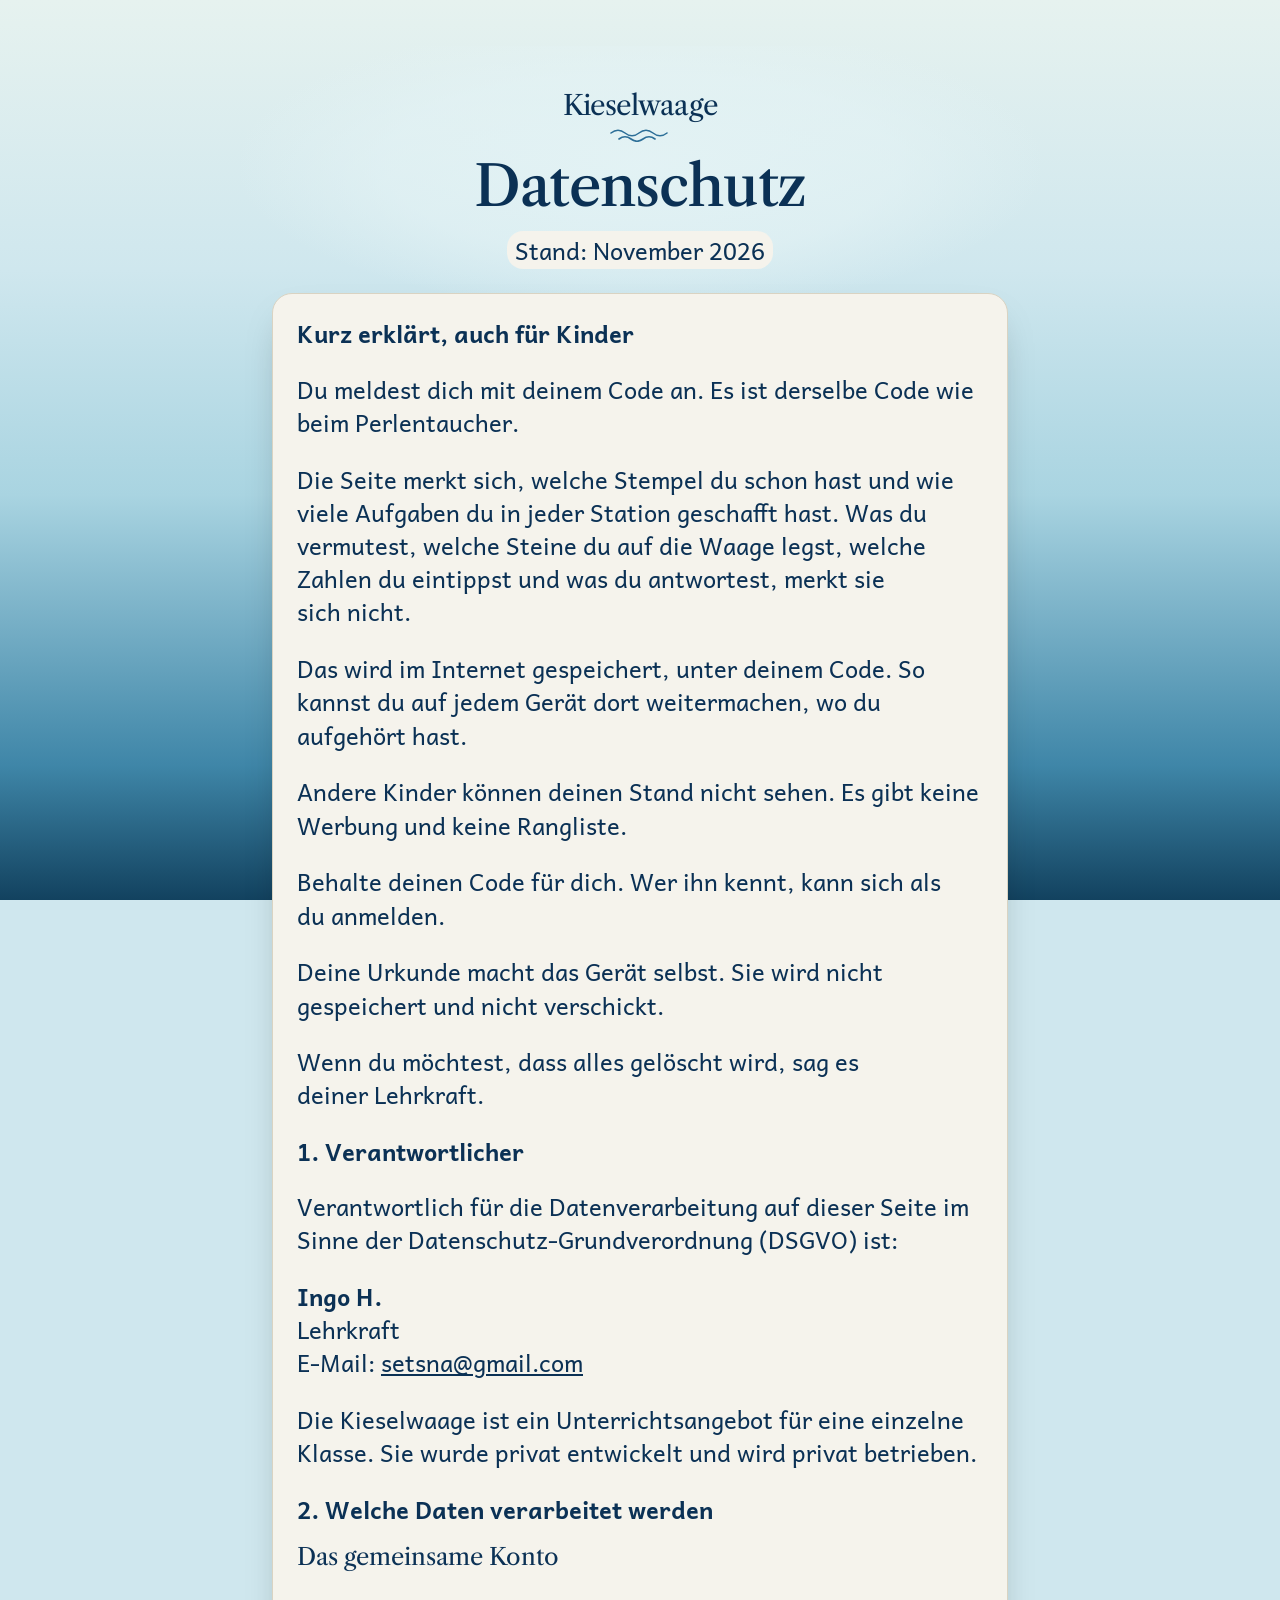
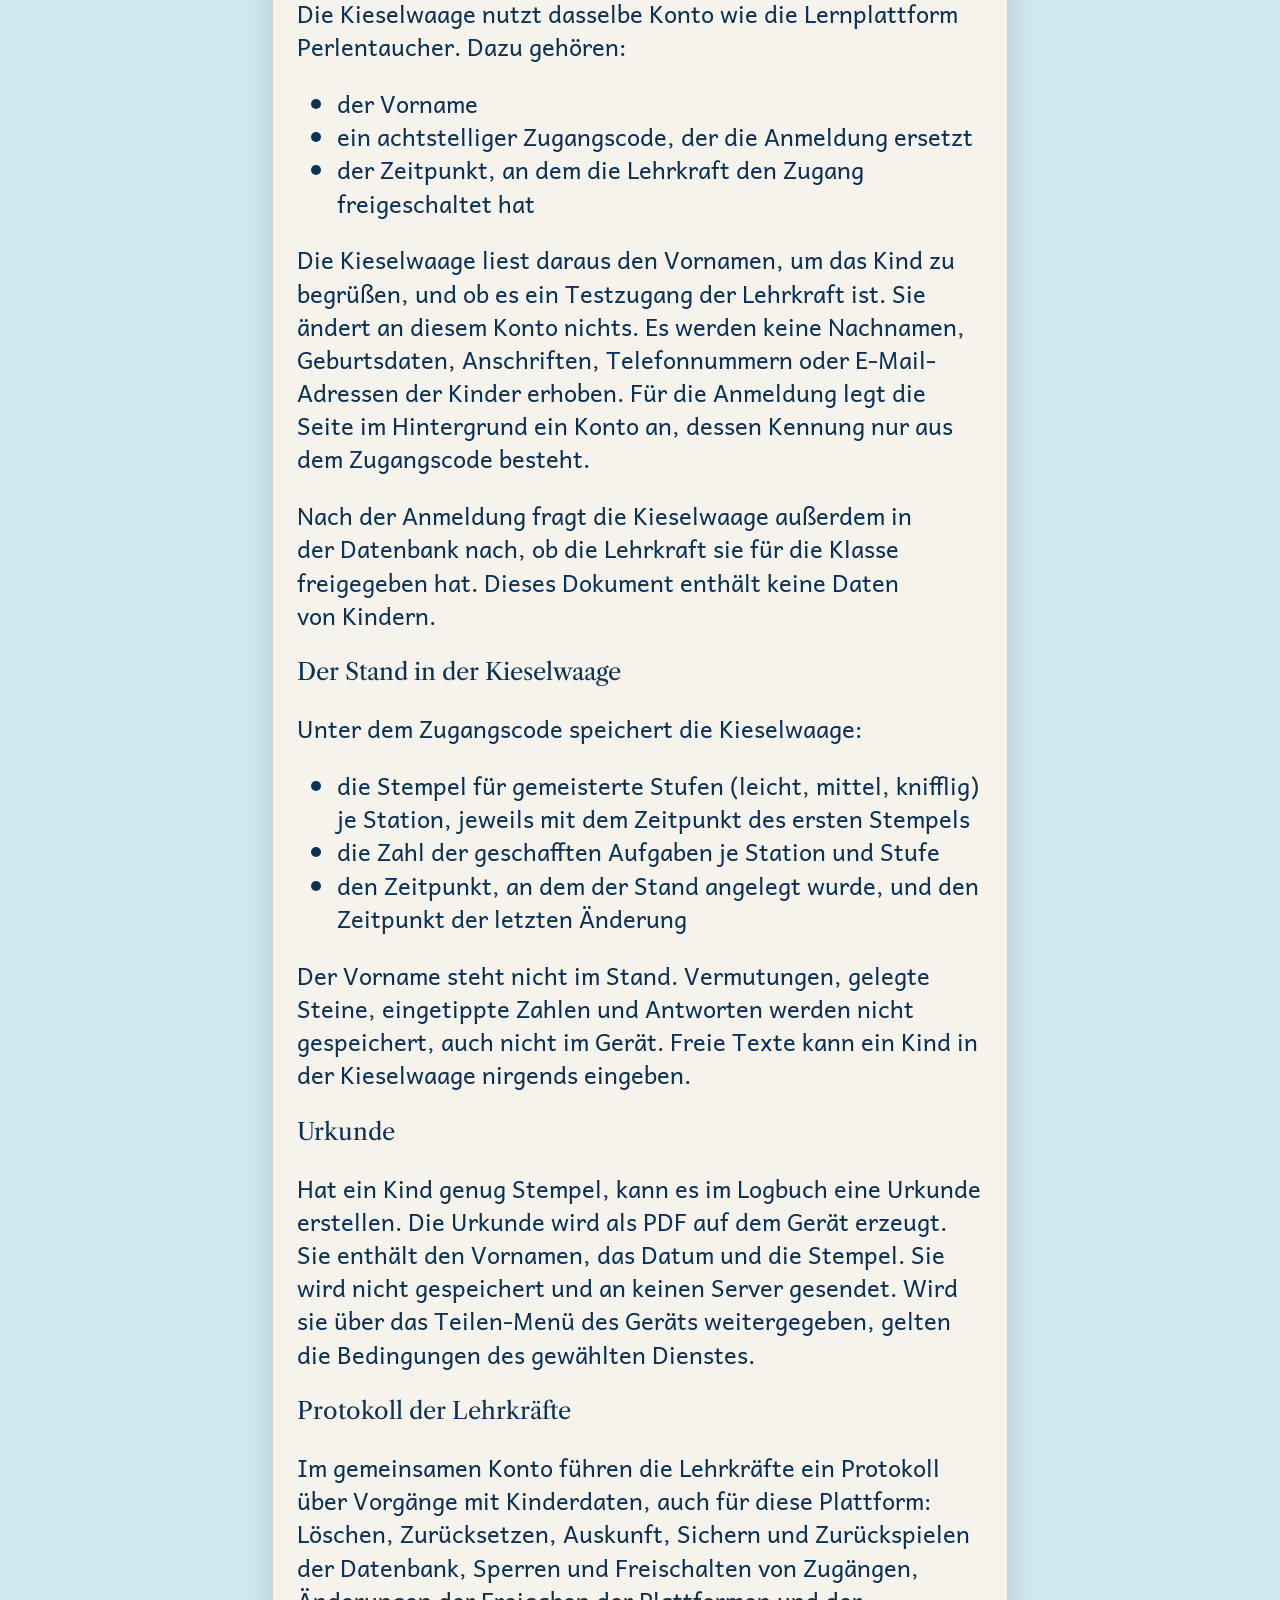
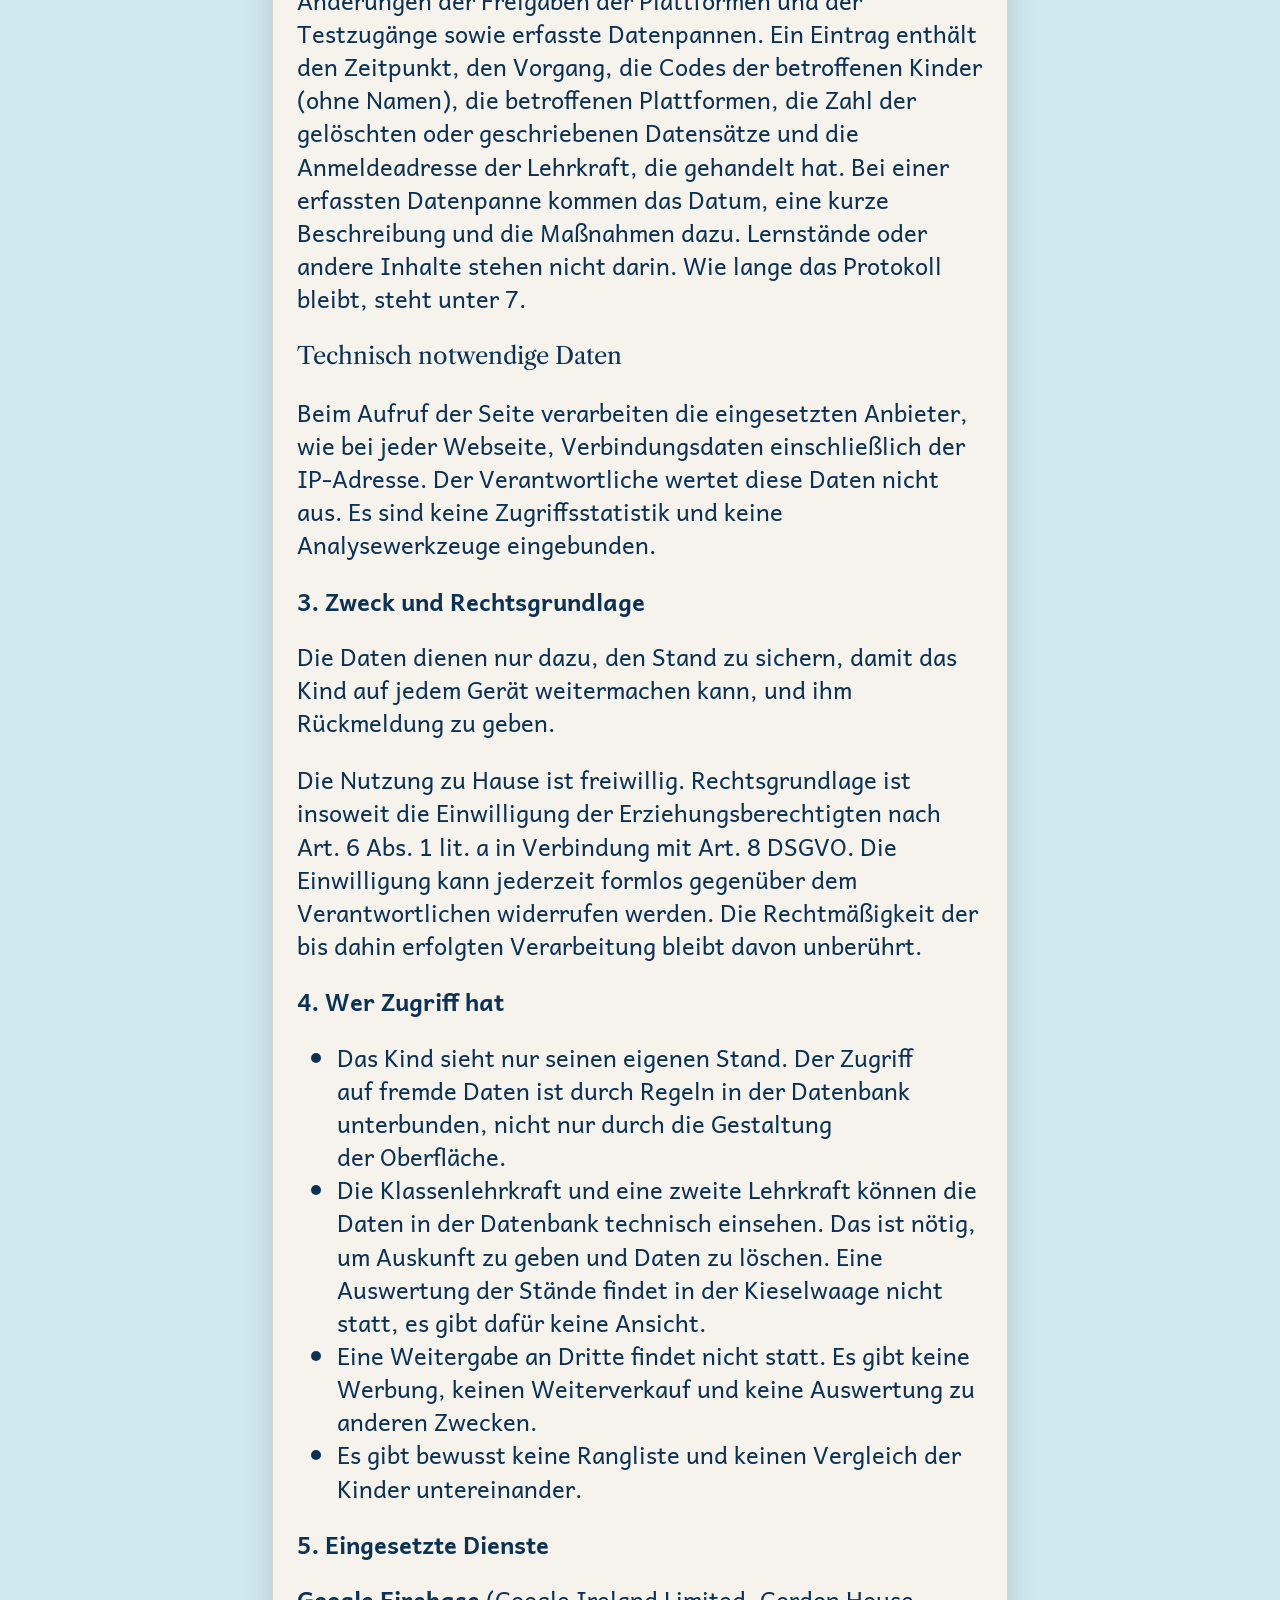
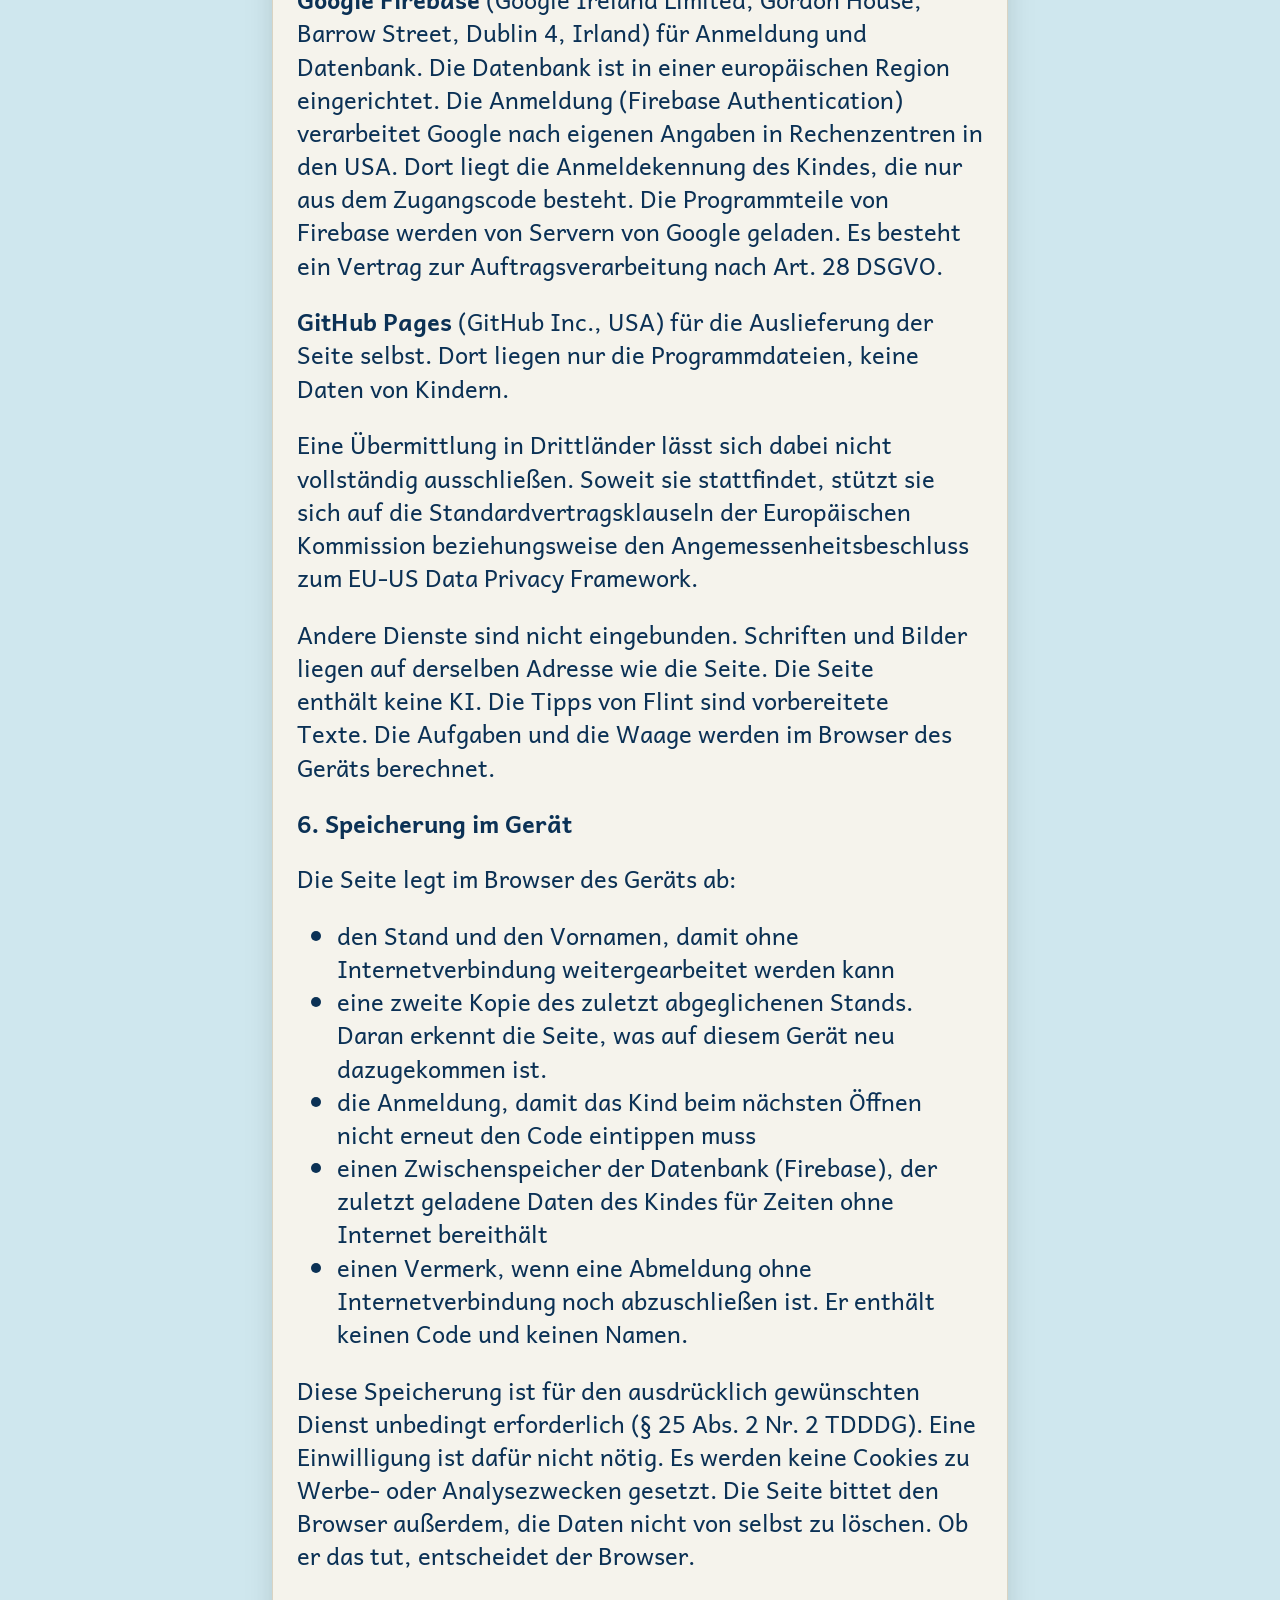
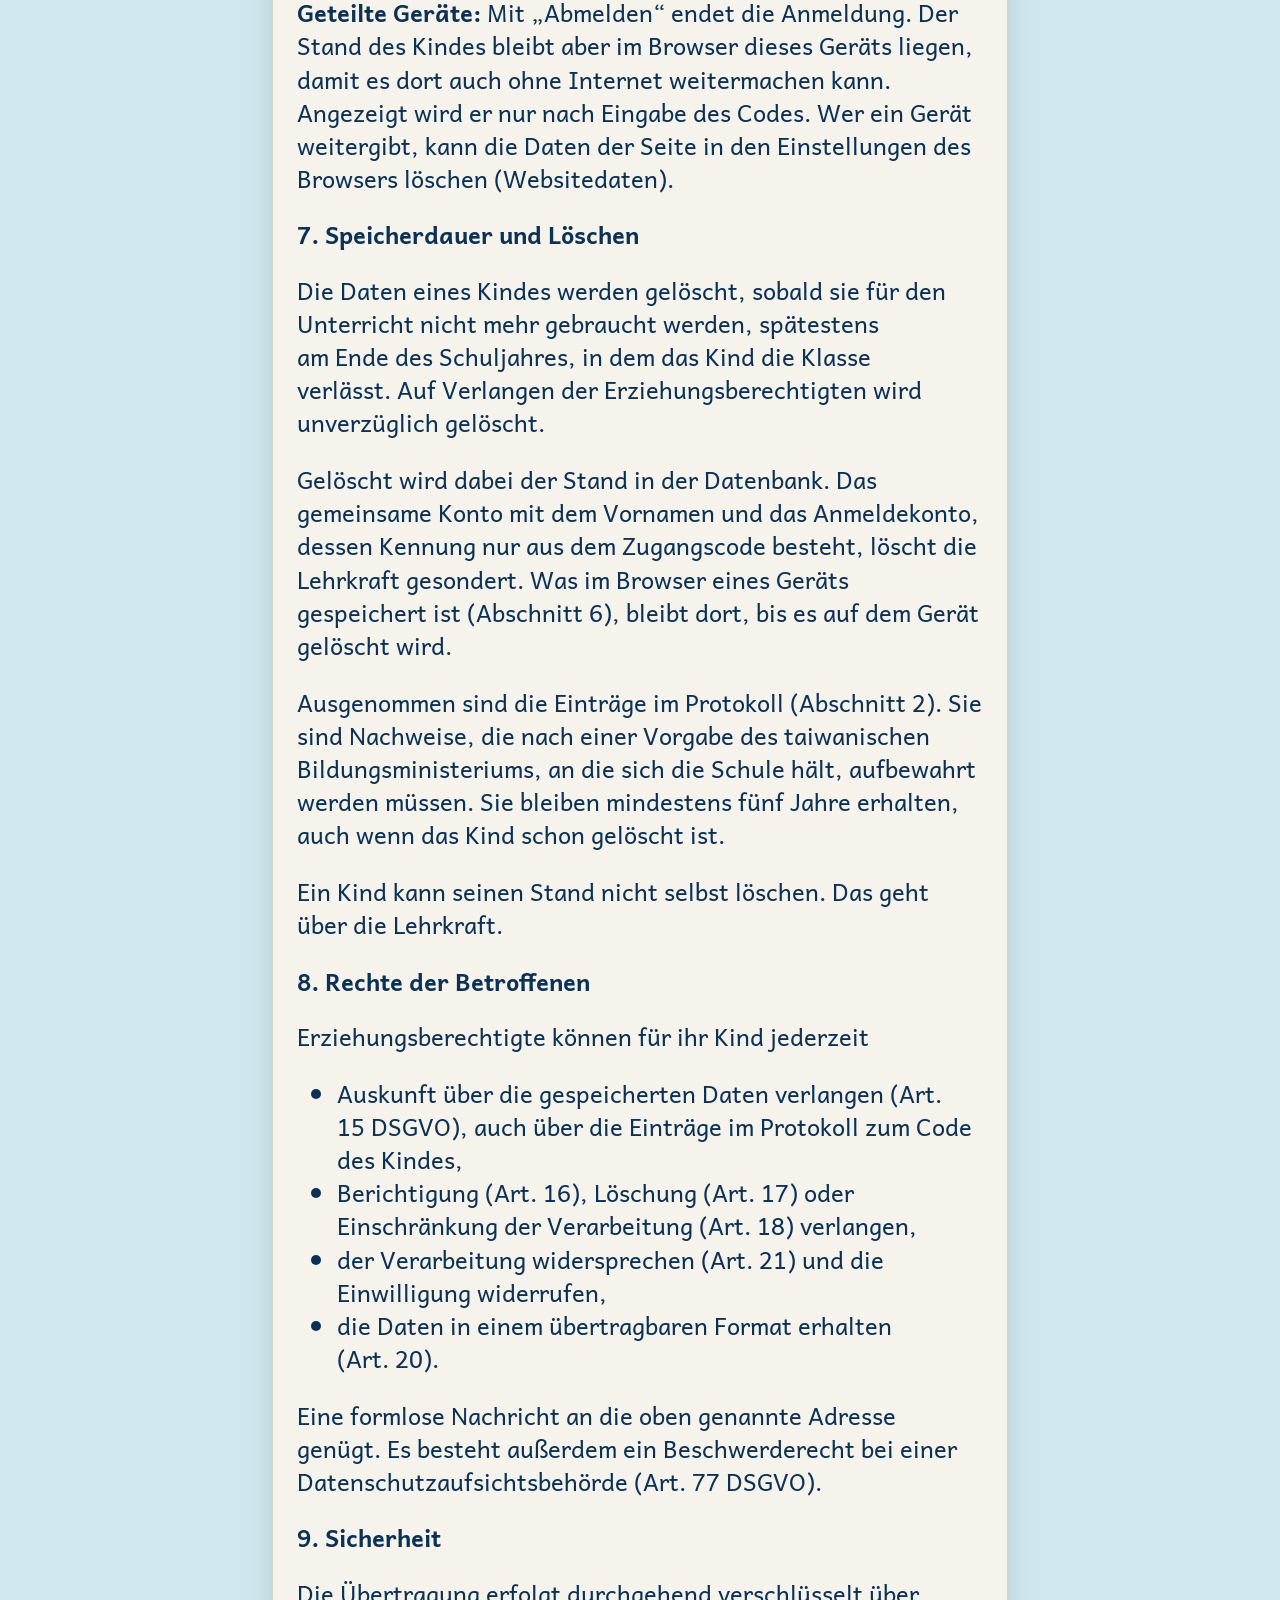
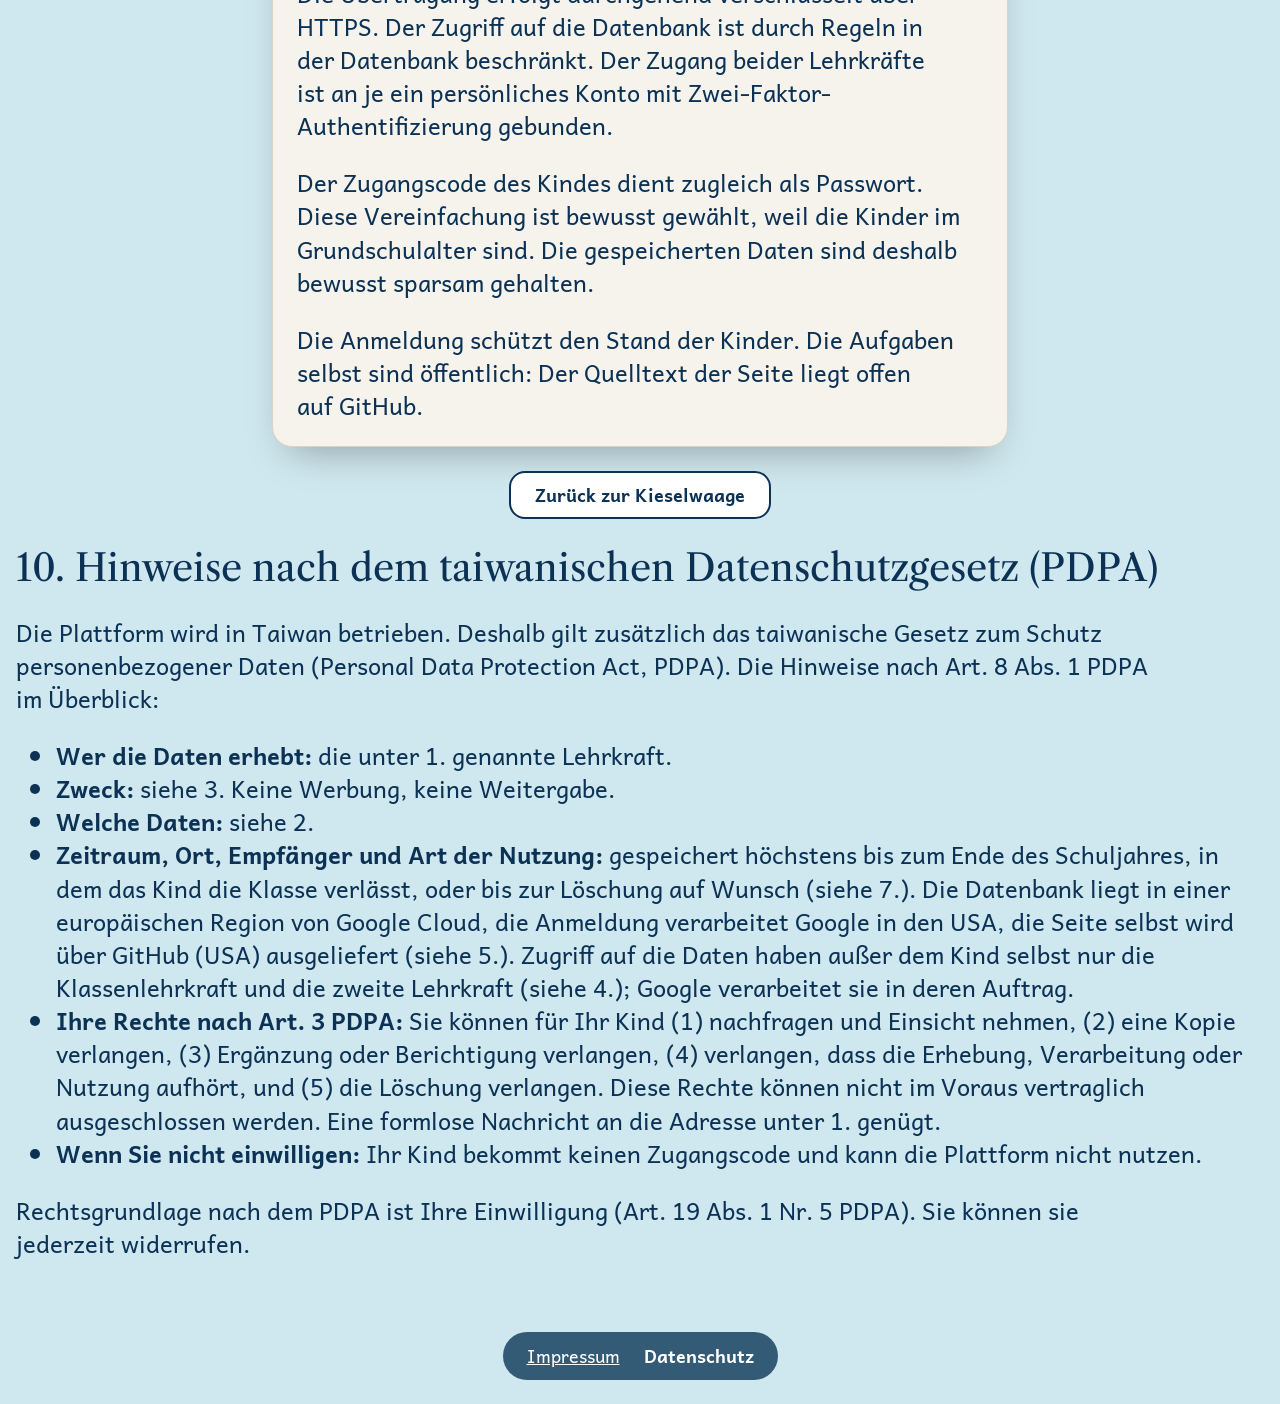
<file: datenschutz.html>
<!doctype html>
<html lang="de">
<head>
  <meta charset="utf-8">
  <meta name="viewport" content="width=device-width, initial-scale=1, viewport-fit=cover">
  <meta http-equiv="Content-Security-Policy" content="default-src 'self'; img-src 'self'; style-src 'self'; script-src 'self'; font-src 'self'; connect-src 'self'; manifest-src 'self'; base-uri 'none'; form-action 'none'; object-src 'none'">
  <meta name="referrer" content="no-referrer">
  <meta name="robots" content="noindex, nofollow">
  <meta name="theme-color" content="#0e2f45">
  <title>Datenschutz – Kieselwaage</title>
  <link rel="stylesheet" href="css/tokens.css?v=9">
  <link rel="stylesheet" href="css/kieselwaage.css?v=9">
</head>
<body class="text-seite">
  <!-- Von Ingo freigegeben am 15.11.2026. Aufgebaut wie die Datenschutzseite der Chancenbucht, jede Angabe gegen den Code geprüft.
       15.11.2026 (Etappe 4): Abschnitt „Urkunde“ und „eingetippte Zahlen“ ergänzt, wie in der Chancenbucht. Von Ingo erneut freigegeben am 16.11.2026. -->
  <main class="seite">
    <header class="kopf">
      <a class="wortmarke" href="./">Kieselwaage<svg class="welle" viewBox="0 0 62 14" aria-hidden="true" focusable="false"><path d="M2 5c5-4 9-4 14 0s9 4 14 0 9-4 14 0 9 4 14 0M10 11c4-3 8-3 12 0s8 3 12 0 8-3 12 0" fill="none" stroke-width="1.6" stroke-linecap="round"/></svg></a>
      <h1>Datenschutz</h1>
      <p class="stand">Stand: November 2026</p>
    </header>

    <section class="papier rechtstext" aria-label="Datenschutzerklärung">
      <h2>Kurz erklärt, auch für Kinder</h2>
      <p>Du meldest dich mit deinem Code an. Es ist derselbe Code wie beim Perlentaucher.</p>
      <p>Die Seite merkt sich, welche Stempel du schon hast und wie viele Aufgaben du in jeder Station geschafft hast. Was du vermutest, welche Steine du auf die Waage legst, welche Zahlen du eintippst und was du antwortest, merkt sie sich nicht.</p>
      <p>Das wird im Internet gespeichert, unter deinem Code. So kannst du auf jedem Gerät dort weitermachen, wo du aufgehört hast.</p>
      <p>Andere Kinder können deinen Stand nicht sehen. Es gibt keine Werbung und keine Rangliste.</p>
      <p>Behalte deinen Code für dich. Wer ihn kennt, kann sich als du anmelden.</p>
      <p>Deine Urkunde macht das Gerät selbst. Sie wird nicht gespeichert und nicht verschickt.</p>
      <p>Wenn du möchtest, dass alles gelöscht wird, sag es deiner Lehrkraft.</p>

      <h2>1. Verantwortlicher</h2>
      <p>Verantwortlich für die Datenverarbeitung auf dieser Seite im Sinne der Datenschutz-Grundverordnung (DSGVO) ist:</p>
      <p><b>Ingo H.</b><br>Lehrkraft<br>E-Mail: <a href="mailto:setsna@gmail.com">setsna@gmail.com</a></p>
      <p>Die Kieselwaage ist ein Unterrichtsangebot für eine einzelne Klasse. Sie wurde privat entwickelt und wird privat betrieben.</p>

      <h2>2. Welche Daten verarbeitet werden</h2>
      <h3>Das gemeinsame Konto</h3>
      <p>Die Kieselwaage nutzt dasselbe Konto wie die Lernplattform Perlentaucher. Dazu gehören:</p>
      <ul>
        <li>der Vorname</li>
        <li>ein achtstelliger Zugangscode, der die Anmeldung ersetzt</li>
        <li>der Zeitpunkt, an dem die Lehrkraft den Zugang freigeschaltet hat</li>
      </ul>
      <p>Die Kieselwaage liest daraus den Vornamen, um das Kind zu begrüßen, und ob es ein Testzugang der Lehrkraft ist. Sie ändert an diesem Konto nichts. Es werden keine Nachnamen, Geburtsdaten, Anschriften, Telefonnummern oder E-Mail-Adressen der Kinder erhoben. Für die Anmeldung legt die Seite im Hintergrund ein Konto an, dessen Kennung nur aus dem Zugangscode besteht.</p>
      <p>Nach der Anmeldung fragt die Kieselwaage außerdem in der Datenbank nach, ob die Lehrkraft sie für die Klasse freigegeben hat. Dieses Dokument enthält keine Daten von Kindern.</p>

      <h3>Der Stand in der Kieselwaage</h3>
      <p>Unter dem Zugangscode speichert die Kieselwaage:</p>
      <ul>
        <li>die Stempel für gemeisterte Stufen (leicht, mittel, knifflig) je Station, jeweils mit dem Zeitpunkt des ersten Stempels</li>
        <li>die Zahl der geschafften Aufgaben je Station und Stufe</li>
        <li>den Zeitpunkt, an dem der Stand angelegt wurde, und den Zeitpunkt der letzten Änderung</li>
      </ul>
      <p>Der Vorname steht nicht im Stand. Vermutungen, gelegte Steine, eingetippte Zahlen und Antworten werden nicht gespeichert, auch nicht im Gerät. Freie Texte kann ein Kind in der Kieselwaage nirgends eingeben.</p>

      <h3>Urkunde</h3>
      <p>Hat ein Kind genug Stempel, kann es im Logbuch eine Urkunde erstellen. Die Urkunde wird als PDF auf dem Gerät erzeugt. Sie enthält den Vornamen, das Datum und die Stempel. Sie wird nicht gespeichert und an keinen Server gesendet. Wird sie über das Teilen-Menü des Geräts weitergegeben, gelten die Bedingungen des gewählten Dienstes.</p>

      <h3>Protokoll der Lehrkräfte</h3>
      <p>Im gemeinsamen Konto führen die Lehrkräfte ein Protokoll über Vorgänge mit Kinderdaten, auch für diese Plattform: Löschen, Zurücksetzen, Auskunft, Sichern und Zurückspielen der Datenbank, Sperren und Freischalten von Zugängen, Änderungen der Freigaben der Plattformen und der Testzugänge sowie erfasste Datenpannen. Ein Eintrag enthält den Zeitpunkt, den Vorgang, die Codes der betroffenen Kinder (ohne Namen), die betroffenen Plattformen, die Zahl der gelöschten oder geschriebenen Datensätze und die Anmeldeadresse der Lehrkraft, die gehandelt hat. Bei einer erfassten Datenpanne kommen das Datum, eine kurze Beschreibung und die Maßnahmen dazu. Lernstände oder andere Inhalte stehen nicht darin. Wie lange das Protokoll bleibt, steht unter 7.</p>

      <h3>Technisch notwendige Daten</h3>
      <p>Beim Aufruf der Seite verarbeiten die eingesetzten Anbieter, wie bei jeder Webseite, Verbindungsdaten einschließlich der IP-Adresse. Der Verantwortliche wertet diese Daten nicht aus. Es sind keine Zugriffsstatistik und keine Analysewerkzeuge eingebunden.</p>

      <h2>3. Zweck und Rechtsgrundlage</h2>
      <p>Die Daten dienen nur dazu, den Stand zu sichern, damit das Kind auf jedem Gerät weitermachen kann, und ihm Rückmeldung zu geben.</p>
      <p>Die Nutzung zu Hause ist freiwillig. Rechtsgrundlage ist insoweit die Einwilligung der Erziehungsberechtigten nach Art. 6 Abs. 1 lit. a in Verbindung mit Art. 8 DSGVO. Die Einwilligung kann jederzeit formlos gegenüber dem Verantwortlichen widerrufen werden. Die Rechtmäßigkeit der bis dahin erfolgten Verarbeitung bleibt davon unberührt.</p>

      <h2>4. Wer Zugriff hat</h2>
      <ul>
        <li>Das Kind sieht nur seinen eigenen Stand. Der Zugriff auf fremde Daten ist durch Regeln in der Datenbank unterbunden, nicht nur durch die Gestaltung der Oberfläche.</li>
        <li>Die Klassenlehrkraft und eine zweite Lehrkraft können die Daten in der Datenbank technisch einsehen. Das ist nötig, um Auskunft zu geben und Daten zu löschen. Eine Auswertung der Stände findet in der Kieselwaage nicht statt, es gibt dafür keine Ansicht.</li>
        <li>Eine Weitergabe an Dritte findet nicht statt. Es gibt keine Werbung, keinen Weiterverkauf und keine Auswertung zu anderen Zwecken.</li>
        <li>Es gibt bewusst keine Rangliste und keinen Vergleich der Kinder untereinander.</li>
      </ul>

      <h2>5. Eingesetzte Dienste</h2>
      <p><b>Google Firebase</b> (Google Ireland Limited, Gordon House, Barrow Street, Dublin 4, Irland) für Anmeldung und Datenbank. Die Datenbank ist in einer europäischen Region eingerichtet. Die Anmeldung (Firebase Authentication) verarbeitet Google nach eigenen Angaben in Rechenzentren in den USA. Dort liegt die Anmeldekennung des Kindes, die nur aus dem Zugangscode besteht. Die Programmteile von Firebase werden von Servern von Google geladen. Es besteht ein Vertrag zur Auftragsverarbeitung nach Art. 28 DSGVO.</p>
      <p><b>GitHub Pages</b> (GitHub Inc., USA) für die Auslieferung der Seite selbst. Dort liegen nur die Programmdateien, keine Daten von Kindern.</p>
      <p>Eine Übermittlung in Drittländer lässt sich dabei nicht vollständig ausschließen. Soweit sie stattfindet, stützt sie sich auf die Standardvertragsklauseln der Europäischen Kommission beziehungsweise den Angemessenheitsbeschluss zum EU-US Data Privacy Framework.</p>
      <p>Andere Dienste sind nicht eingebunden. Schriften und Bilder liegen auf derselben Adresse wie die Seite. Die Seite enthält keine KI. Die Tipps von Flint sind vorbereitete Texte. Die Aufgaben und die Waage werden im Browser des Geräts berechnet.</p>

      <h2>6. Speicherung im Gerät</h2>
      <p>Die Seite legt im Browser des Geräts ab:</p>
      <ul>
        <li>den Stand und den Vornamen, damit ohne Internetverbindung weitergearbeitet werden kann</li>
        <li>eine zweite Kopie des zuletzt abgeglichenen Stands. Daran erkennt die Seite, was auf diesem Gerät neu dazugekommen ist.</li>
        <li>die Anmeldung, damit das Kind beim nächsten Öffnen nicht erneut den Code eintippen muss</li>
        <li>einen Zwischenspeicher der Datenbank (Firebase), der zuletzt geladene Daten des Kindes für Zeiten ohne Internet bereithält</li>
        <li>einen Vermerk, wenn eine Abmeldung ohne Internetverbindung noch abzuschließen ist. Er enthält keinen Code und keinen Namen.</li>
      </ul>
      <p>Diese Speicherung ist für den ausdrücklich gewünschten Dienst unbedingt erforderlich (§ 25 Abs. 2 Nr. 2 TDDDG). Eine Einwilligung ist dafür nicht nötig. Es werden keine Cookies zu Werbe- oder Analysezwecken gesetzt. Die Seite bittet den Browser außerdem, die Daten nicht von selbst zu löschen. Ob er das tut, entscheidet der Browser.</p>
      <p><b>Geteilte Geräte:</b> Mit „Abmelden“ endet die Anmeldung. Der Stand des Kindes bleibt aber im Browser dieses Geräts liegen, damit es dort auch ohne Internet weitermachen kann. Angezeigt wird er nur nach Eingabe des Codes. Wer ein Gerät weitergibt, kann die Daten der Seite in den Einstellungen des Browsers löschen (Websitedaten).</p>

      <h2>7. Speicherdauer und Löschen</h2>
      <p>Die Daten eines Kindes werden gelöscht, sobald sie für den Unterricht nicht mehr gebraucht werden, spätestens am Ende des Schuljahres, in dem das Kind die Klasse verlässt. Auf Verlangen der Erziehungsberechtigten wird unverzüglich gelöscht.</p>
      <p>Gelöscht wird dabei der Stand in der Datenbank. Das gemeinsame Konto mit dem Vornamen und das Anmeldekonto, dessen Kennung nur aus dem Zugangscode besteht, löscht die Lehrkraft gesondert. Was im Browser eines Geräts gespeichert ist (Abschnitt 6), bleibt dort, bis es auf dem Gerät gelöscht wird.</p>
      <p>Ausgenommen sind die Einträge im Protokoll (Abschnitt 2). Sie sind Nachweise, die nach einer Vorgabe des taiwanischen Bildungsministeriums, an die sich die Schule hält, aufbewahrt werden müssen. Sie bleiben mindestens fünf Jahre erhalten, auch wenn das Kind schon gelöscht ist.</p>
      <p>Ein Kind kann seinen Stand nicht selbst löschen. Das geht über die Lehrkraft.</p>

      <h2>8. Rechte der Betroffenen</h2>
      <p>Erziehungsberechtigte können für ihr Kind jederzeit</p>
      <ul>
        <li>Auskunft über die gespeicherten Daten verlangen (Art. 15 DSGVO), auch über die Einträge im Protokoll zum Code des Kindes,</li>
        <li>Berichtigung (Art. 16), Löschung (Art. 17) oder Einschränkung der Verarbeitung (Art. 18) verlangen,</li>
        <li>der Verarbeitung widersprechen (Art. 21) und die Einwilligung widerrufen,</li>
        <li>die Daten in einem übertragbaren Format erhalten (Art. 20).</li>
      </ul>
      <p>Eine formlose Nachricht an die oben genannte Adresse genügt. Es besteht außerdem ein Beschwerderecht bei einer Datenschutzaufsichtsbehörde (Art. 77 DSGVO).</p>

      <h2>9. Sicherheit</h2>
      <p>Die Übertragung erfolgt durchgehend verschlüsselt über HTTPS. Der Zugriff auf die Datenbank ist durch Regeln in der Datenbank beschränkt. Der Zugang beider Lehrkräfte ist an je ein persönliches Konto mit Zwei-Faktor-Authentifizierung gebunden.</p>
      <p>Der Zugangscode des Kindes dient zugleich als Passwort. Diese Vereinfachung ist bewusst gewählt, weil die Kinder im Grundschulalter sind. Die gespeicherten Daten sind deshalb bewusst sparsam gehalten.</p>
      <p>Die Anmeldung schützt den Stand der Kinder. Die Aufgaben selbst sind öffentlich: Der Quelltext der Seite liegt offen auf GitHub.</p>
    </section>

    <p class="knopfreihe knopfreihe--mitte"><a class="knopf" href="./">Zurück zur Kieselwaage</a></p>

      <h2>10. Hinweise nach dem taiwanischen Datenschutzgesetz (PDPA)</h2>
      <p>Die Plattform wird in Taiwan betrieben. Deshalb gilt zusätzlich das
        taiwanische Gesetz zum Schutz personenbezogener Daten (Personal Data
        Protection Act, PDPA). Die Hinweise nach Art. 8 Abs. 1 PDPA im Überblick:</p>
      <ul>
        <li><b>Wer die Daten erhebt:</b> die unter 1. genannte Lehrkraft.</li>
        <li><b>Zweck:</b> siehe 3. Keine Werbung, keine Weitergabe.</li>
        <li><b>Welche Daten:</b> siehe 2.</li>
        <li><b>Zeitraum, Ort, Empfänger und Art der Nutzung:</b> gespeichert
          höchstens bis zum Ende des Schuljahres, in dem das Kind die Klasse
          verlässt, oder bis zur Löschung auf Wunsch (siehe 7.). Die Datenbank
          liegt in einer europäischen Region von Google Cloud, die Anmeldung
          verarbeitet Google in den USA, die Seite selbst wird über GitHub (USA)
          ausgeliefert (siehe 5.). Zugriff auf die Daten haben außer dem Kind
          selbst nur die Klassenlehrkraft und die zweite Lehrkraft (siehe 4.); Google verarbeitet sie in deren Auftrag.</li>
        <li><b>Ihre Rechte nach Art. 3 PDPA:</b> Sie können für Ihr Kind
          (1) nachfragen und Einsicht nehmen, (2) eine Kopie verlangen,
          (3) Ergänzung oder Berichtigung verlangen, (4) verlangen, dass die
          Erhebung, Verarbeitung oder Nutzung aufhört, und (5) die Löschung
          verlangen. Diese Rechte können nicht im Voraus vertraglich
          ausgeschlossen werden. Eine formlose Nachricht an die Adresse unter 1.
          genügt.</li>
        <li><b>Wenn Sie nicht einwilligen:</b> Ihr Kind bekommt keinen
          Zugangscode und kann die Plattform nicht nutzen.</li>
      </ul>
      <p>Rechtsgrundlage nach dem PDPA ist Ihre Einwilligung (Art. 19 Abs. 1
        Nr. 5 PDPA). Sie können sie jederzeit widerrufen.</p>
  </main>
  <footer class="fuss"><a href="impressum.html">Impressum</a> <a href="datenschutz.html" aria-current="page">Datenschutz</a></footer>
</body>
</html>
</file>
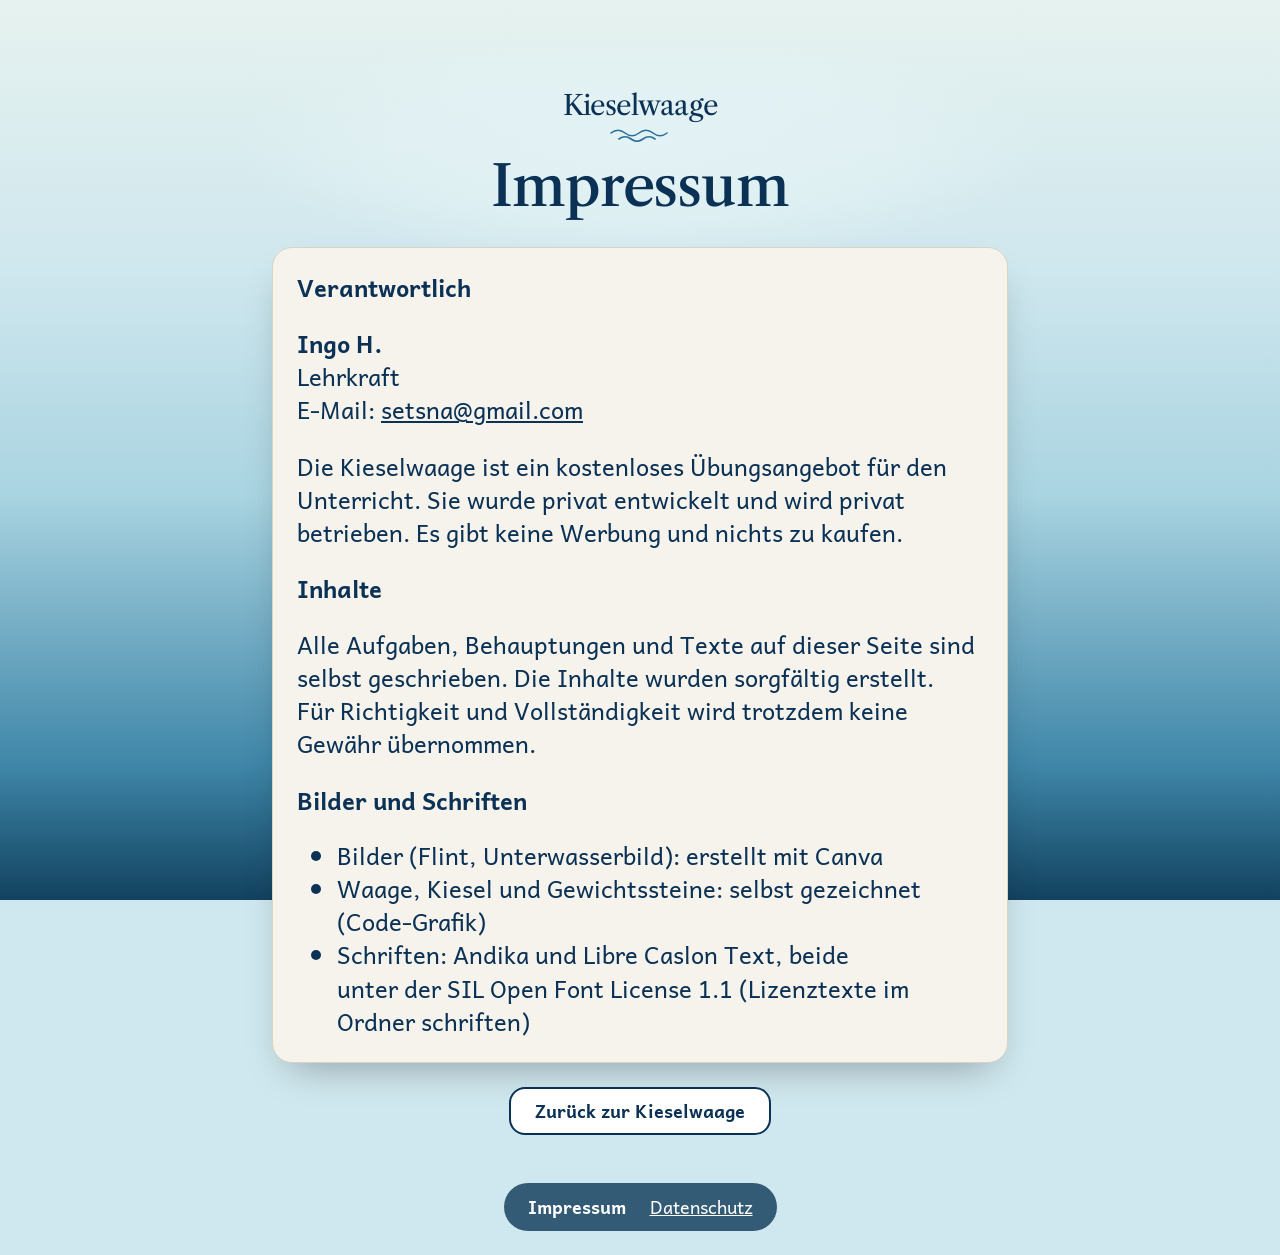
<file: impressum.html>
<!doctype html>
<html lang="de">
<head>
  <meta charset="utf-8">
  <meta name="viewport" content="width=device-width, initial-scale=1, viewport-fit=cover">
  <meta http-equiv="Content-Security-Policy" content="default-src 'self'; img-src 'self'; style-src 'self'; script-src 'self'; font-src 'self'; connect-src 'self'; manifest-src 'self'; base-uri 'none'; form-action 'none'; object-src 'none'">
  <meta name="referrer" content="no-referrer">
  <meta name="robots" content="noindex, nofollow">
  <meta name="theme-color" content="#0e2f45">
  <title>Impressum – Kieselwaage</title>
  <link rel="stylesheet" href="css/tokens.css?v=9">
  <link rel="stylesheet" href="css/kieselwaage.css?v=9">
</head>
<body class="text-seite">
  <main class="seite">
    <header class="kopf">
      <a class="wortmarke" href="./">Kieselwaage<svg class="welle" viewBox="0 0 62 14" aria-hidden="true" focusable="false"><path d="M2 5c5-4 9-4 14 0s9 4 14 0 9-4 14 0 9 4 14 0M10 11c4-3 8-3 12 0s8 3 12 0 8-3 12 0" fill="none" stroke-width="1.6" stroke-linecap="round"/></svg></a>
      <h1>Impressum</h1>
    </header>

    <section class="papier rechtstext" aria-label="Impressum">
      <h2>Verantwortlich</h2>
      <p><b>Ingo H.</b><br>Lehrkraft<br>E-Mail: <a href="mailto:setsna@gmail.com">setsna@gmail.com</a></p>
      <p>Die Kieselwaage ist ein kostenloses Übungsangebot für den Unterricht. Sie wurde privat entwickelt und wird privat betrieben. Es gibt keine Werbung und nichts zu kaufen.</p>

      <h2>Inhalte</h2>
      <p>Alle Aufgaben, Behauptungen und Texte auf dieser Seite sind selbst geschrieben. Die Inhalte wurden sorgfältig erstellt. Für Richtigkeit und Vollständigkeit wird trotzdem keine Gewähr übernommen.</p>

      <h2>Bilder und Schriften</h2>
      <ul>
        <li>Bilder (Flint, Unterwasserbild): erstellt mit Canva</li>
        <li>Waage, Kiesel und Gewichtssteine: selbst gezeichnet (Code-Grafik)</li>
        <li>Schriften: Andika und Libre Caslon Text, beide unter der SIL Open Font License 1.1 (Lizenztexte im Ordner <span lang="en">schriften</span>)</li>
      </ul>
    </section>

    <p class="knopfreihe knopfreihe--mitte"><a class="knopf" href="./">Zurück zur Kieselwaage</a></p>
  </main>
  <footer class="fuss"><a href="impressum.html" aria-current="page">Impressum</a> <a href="datenschutz.html">Datenschutz</a></footer>
</body>
</html>
</file>
<file: css/tokens.css>
/* Kieselwaage: Schriften, Farben, Abstände, Schriftgrößen an einer Stelle.
   Grundlage: Lernlagune DESIGN.md, übernommen aus der Chancenbucht. Inhaltsfarben (Kiesel, Steine) kommen in Etappe 1c/2. */

@font-face {
  font-family: 'Libre Caslon Text';
  src: url('../schriften/libre-caslon-text.woff2') format('woff2');
  font-weight: 400 700;
  font-style: normal;
  font-display: swap;
}
@font-face {
  font-family: 'Andika';
  src: url('../schriften/andika-regular.woff2') format('woff2');
  font-weight: 400;
  font-style: normal;
  font-display: swap;
}
@font-face {
  font-family: 'Andika';
  src: url('../schriften/andika-bold.woff2') format('woff2');
  font-weight: 700;
  font-style: normal;
  font-display: swap;
}

:root {
  /* Farben (Lernlagune) */
  --tiefe: #0e2f45;
  --navy: #0b3155;
  --navy-weich: #133c5a;
  --welle: #2d6f98;
  --weiss: #ffffff;
  --papier: #f5f3ec;
  --papier-linie: #d9d3c2;
  --tinte-leise: #4a6275;
  --glas-kante: rgba(255, 255, 255, 0.5);
  --glas-schatten: rgba(0, 0, 0, 0.36);
  --nebel: rgba(10, 52, 84, 0.7);


  /* Schriften */
  --schrift-name: 'Libre Caslon Text', Georgia, 'Times New Roman', serif;
  --schrift-text: 'Andika', 'Trebuchet MS', system-ui, sans-serif;

  /* Schriftgrößen (rem mit Untergrenze, damit Lesetext nicht schrumpft) */
  --gr-display: clamp(2.25rem, 1.6rem + 2.4vw, 3.75rem);
  --gr-title: clamp(1.75rem, 1.4rem + 1.2vw, 2.5rem);
  --gr-text: clamp(1.25rem, 1rem + 0.6vw, 1.625rem);
  --gr-label: clamp(1rem, 0.9rem + 0.3vw, 1.125rem);
  --gr-klein: clamp(1rem, 0.92rem + 0.25vw, 1.125rem);

  /* Abstände */
  --a-xs: 0.25rem;
  --a-s: 0.5rem;
  --a-m: 1rem;
  --a-l: 1.5rem;
  --a-xl: 2.5rem;
  --zeile: 34em;

  /* Rundungen */
  --r-papier: 1.25rem;
  --r-knopf: 1rem;

  /* Bewegung: nur opacity und transform */
  --kurve: cubic-bezier(0.16, 1, 0.3, 1);
  --dauer: 220ms;

  /* Touchziel */
  --tippen: 48px;
}
</file>
<file: css/kieselwaage.css>
/* Kieselwaage: Gestaltung nach Lernlagune DESIGN.md (Etappe 1c).
   Grundregeln: Navy nur im Licht (heller Hof hinter dunkler Schrift), Glasrezept unverändert
   (blur 6px, saturate 140 %, 2-px-Lichtkante), Bewegung nur über opacity und transform,
   Touchziele mindestens 48 px, Lesetext mit Untergrenze (rem/clamp), Grafik und Rahmen am Maßstab --s. */

*, *::before, *::after { box-sizing: border-box; }
html { -webkit-text-size-adjust: 100%; overflow-x: clip; }

/* ---------- Maßstab: Entwurf 1088 px breit (iPad hoch) ---------- */
:root { --s: calc(min(100vw, 1088px) / 1088); }
@media (orientation: landscape) and (min-width: 820px) {
  /* nie über 1: Sonst wächst die Schrift auf großen Bildschirmen, die Seite aber nicht (Ingos Monitor, 15.11.2026) */
  :root { --s: min(1px, calc(100svh / 1010), calc(100vw / 1360)); }
}
@media (max-width: 640px) and (orientation: portrait) {
  :root { --s: min(1px, calc(100vw / 600)); }
}

body {
  margin: 0;
  min-height: 100vh;
  min-height: 100svh;
  font-family: var(--schrift-text);
  font-size: var(--gr-text);
  line-height: 1.4;
  color: var(--navy);
  background: var(--tiefe);
  position: relative;
  isolation: isolate;
  overflow-x: clip;   /* Lichthof und Licht dürfen nicht seitlich überstehen (kein waagerechtes Scrollen) */
}
:focus-visible { outline: 3px solid var(--navy); outline-offset: 4px; }

.nurvorlesen {
  position: absolute; width: 1px; height: 1px; margin: -1px; padding: 0; overflow: hidden;
  clip: rect(0 0 0 0); clip-path: inset(50%); white-space: nowrap; border: 0;
}

/* ---------- Wasser, Licht, Blasen ---------- */
.wasser {
  position: fixed; inset: 0; z-index: -2; pointer-events: none;
  background: linear-gradient(180deg, #e6f2ef 0%, #a9d4e1 30%, #3f86a8 70%, #12425f 100%);   /* Ersatz, solange das Bild lädt */
}
.wasser img { width: 100%; height: 100%; object-fit: cover; object-position: 50% 0%; display: block; }
.licht, .blasen { position: absolute; z-index: -1; pointer-events: none; }
.licht {
  top: 0; left: 50%;
  width: min(60rem, 100%); height: calc(560 * var(--s));
  transform: translateX(-50%);
  background: radial-gradient(ellipse 46% 64% at 50% 0%, rgba(255, 252, 235, 0.55), rgba(220, 244, 250, 0.2) 55%, transparent 80%);
  opacity: 0.75;
  animation: licht-atmen 11s ease-in-out infinite alternate;
}
@keyframes licht-atmen { to { opacity: 1; transform: translateX(-50%) scaleX(1.08); } }
.blasen { inset: 0 0 auto; height: 100vh; height: 100svh; overflow: hidden; }
.blasen span {
  position: absolute; bottom: 0;
  width: 0.875rem; aspect-ratio: 1; border-radius: 50%;
  border: 1px solid rgba(235, 250, 255, 0.55);
  background: radial-gradient(circle at 32% 30%, rgba(255, 255, 255, 0.7) 0 14%, rgba(200, 238, 250, 0.08) 40%, transparent 70%);
  opacity: 0;
  animation: blase-steigt 18s linear infinite;
}
.blasen span:nth-child(1) { left: 1%; animation-duration: 17s; animation-delay: -2s; }
.blasen span:nth-child(2) { left: 2.4%; width: 0.5625rem; animation-duration: 22s; animation-delay: -11s; }
.blasen span:nth-child(3) { left: 3.4%; width: 0.375rem; animation-duration: 15s; animation-delay: -7s; }
.blasen span:nth-child(4) { right: 1%; width: 0.6875rem; animation-duration: 20s; animation-delay: -4s; }
.blasen span:nth-child(5) { right: 2.6%; width: 0.4375rem; animation-duration: 16s; animation-delay: -13s; }
.blasen span:nth-child(6) { right: 3.4%; width: 0.5625rem; animation-duration: 24s; animation-delay: -18s; }
@keyframes blase-steigt {
  0% { transform: translate3d(0, 0, 0); opacity: 0; }
  10% { opacity: 0.9; }
  50% { transform: translate3d(10px, -50vh, 0); }
  85% { opacity: 0.7; }
  100% { transform: translate3d(-6px, -100vh, 0); opacity: 0; }
}
.ruht .licht, .ruht .blasen span { animation-play-state: paused; }

/* ---------- Seite ---------- */
.seite { max-width: 80rem; margin: 0 auto; padding: calc(96 * var(--s)) var(--a-m) var(--a-l); outline: none; }

/* Kopf im Lichthof: Navy steht nur auf hellem Grund */
.kopf { position: relative; text-align: center; margin: 0 auto var(--a-l); max-width: 44rem; }
.kopf::before {
  content: ''; position: absolute; z-index: -1; inset: -2.5rem -3rem;
  background: radial-gradient(ellipse at 50% 45%, rgba(228, 243, 245, 0.88) 0%, rgba(228, 243, 245, 0.6) 45%, transparent 72%);
  pointer-events: none;
}
.wortmarke {
  font-family: var(--schrift-name); font-size: max(1rem, calc(31 * var(--s))); letter-spacing: -0.02em;
  margin: 0 0 var(--a-s); display: inline-flex; flex-direction: column; align-items: center; gap: var(--a-xs);
  color: var(--navy);
}
a.wortmarke { text-decoration: none; min-height: var(--tippen); justify-content: center; }
.welle { width: 62px; height: 14px; stroke: var(--welle); }
h1 { font-family: var(--schrift-name); font-weight: 500; font-size: var(--gr-display); line-height: 1.3; letter-spacing: -0.02em; margin: 0; }
h2 { font-family: var(--schrift-name); font-weight: 400; font-size: var(--gr-title); line-height: 1.3; margin: var(--a-l) 0 var(--a-s); }
h3 { font-family: var(--schrift-name); font-weight: 400; font-size: var(--gr-text); margin: var(--a-m) 0 var(--a-xs); }
.unterzeile { margin: var(--a-s) 0 0; color: var(--navy-weich); font-size: var(--gr-text); }

/* Flint: gemaltes Bild, rund ausgeblendet, kein Rahmen, keine Bewegung */
.otter {
  display: block; margin: var(--a-m) auto 0;
  width: clamp(9rem, calc(300 * var(--s)), 18rem); height: auto; aspect-ratio: 1;
  border-radius: 50%;
  -webkit-mask-image: radial-gradient(circle at 50% 50%, #000 56%, transparent 71%);
  mask-image: radial-gradient(circle at 50% 50%, #000 56%, transparent 71%);
}

/* ---------- Papier: helle Fläche für Formulare und Text ---------- */
.papier {
  background: var(--papier);
  border: 1px solid var(--papier-linie);
  border-radius: var(--r-papier);
  padding: var(--a-l);
  margin: var(--a-l) auto;
  max-width: 40rem;
  box-shadow: 0 18px 40px -18px var(--glas-schatten);
}
.papier > :first-child { margin-top: 0; }
.papier > :last-child { margin-bottom: 0; }
.papier p, .papier li { max-width: var(--zeile); }
.papier a { color: var(--navy); }
.leise { color: var(--tinte-leise); font-size: var(--gr-klein); }

/* Formular */
label { display: block; font-size: var(--gr-label); font-weight: 700; margin-bottom: var(--a-xs); }
input[type="text"] {
  font: inherit; color: var(--navy); background: var(--weiss);
  border: 2px solid var(--navy-weich); border-radius: var(--r-knopf);
  min-height: var(--tippen); padding: 0 var(--a-m); width: 100%;
}
.code-feld { max-width: 16rem; letter-spacing: 0.12em; text-transform: uppercase; }
.hinweis-feld { min-height: 1.45em; margin: var(--a-s) 0 0; font-weight: 700; }
.hinweis-feld:empty { min-height: 0; }

/* Knöpfe */
.knopf {
  font: inherit; font-size: var(--gr-label); font-weight: 700;
  min-height: var(--tippen); min-width: var(--tippen); padding: 0 var(--a-l);
  border-radius: var(--r-knopf); border: 2px solid var(--navy); background: var(--weiss); color: var(--navy);
  cursor: pointer; transition: transform var(--dauer) var(--kurve);
}
.knopf:active { transform: scale(0.98); }
.knopf[disabled] { opacity: 0.55; cursor: not-allowed; }
.knopf.haupt { background: var(--navy); color: var(--weiss); }
a.knopf { display: inline-flex; align-items: center; text-decoration: none; }
.knopfreihe { display: flex; flex-wrap: wrap; gap: var(--a-s) var(--a-m); align-items: center; margin: var(--a-l) 0 0; }
.knopfreihe--mitte { justify-content: center; }
/* Ruhiger Glasknopf auf dem Wasser (z. B. Abmelden) */
.knopf.glas-knopf {
  background: rgba(10, 52, 84, 0.74); color: var(--weiss); border-color: var(--glas-kante);   /* 0.74: Weiß bleibt auch über hellem Sand über 4.5 : 1 */
  -webkit-backdrop-filter: blur(6px); backdrop-filter: blur(6px);
}
.knopf.glas-knopf:focus-visible { outline-color: var(--weiss); }

/* ---------- Startseite: Stationen als Glasfenster ---------- */
.netz-zeile { max-width: 40rem; margin: 0 auto var(--a-m); padding: var(--a-s) var(--a-m); background: var(--papier); border-radius: var(--r-knopf); font-size: var(--gr-klein); }
.stationen {
  list-style: none; margin: calc(40 * var(--s)) auto 0; padding: 0;
  --spalten: 2;
  --luecke: calc(36 * var(--s));
  display: flex; flex-wrap: wrap; justify-content: center;   /* Hochformat: 2 + 2 */
  gap: var(--luecke);
  max-width: 50rem;
}
/* Querformat: alle vier nebeneinander, ohne Scrollen (Lernlagune: Querformat-ohne-Scrollen) */
@media (orientation: landscape) and (min-width: 820px) {
  .stationen { --spalten: 4; max-width: 72rem; }
}
.stationen > li { display: flex; flex: 0 1 calc((100% - (var(--spalten) - 1) * var(--luecke)) / var(--spalten) - 1px); min-width: 0; }
@media (max-width: 560px) {
  .stationen > li { flex-basis: 100%; max-width: 22rem; }
}
.station {
  flex: 1; width: 100%; margin: 0; font: inherit;
  container-type: inline-size;   /* für die Titelgröße (cqi) */
  position: relative; display: flex; flex-direction: column; align-items: center; text-align: center;
  min-height: calc(330 * var(--s));
  padding: calc(44 * var(--s)) var(--a-m) calc(36 * var(--s));
  border-radius: calc(72 * var(--s));
  color: var(--weiss);
  background: linear-gradient(180deg, rgba(214, 242, 252, 0.13), rgba(40, 110, 150, 0.06) 55%, rgba(8, 42, 70, 0.42));
  border: 2px solid var(--glas-kante);
  box-shadow: inset 0 2px 0 rgba(255, 255, 255, 0.62), inset 0 0 0 2px rgba(255, 255, 255, 0.16), inset 0 0 calc(22 * var(--s)) rgba(200, 240, 255, 0.38), 0 26px 50px -10px rgba(3, 20, 35, 0.38);
  -webkit-backdrop-filter: blur(6px) saturate(140%);
  backdrop-filter: blur(6px) saturate(140%);
}
/* „Kommt bald“: dunkleres Nebelglas, damit kleine weiße Schrift auch über hellem Wasser AA erreicht */
.station--bald { background: var(--nebel); }
.station__name { display: block; margin: 0; font-family: var(--schrift-name); font-weight: 400; font-size: max(1.375rem, calc(40 * var(--s)));
  font-size: clamp(min(1.25rem, 12.5cqi), 12.5cqi, 2.25rem);   /* richtet sich nach der Kartenbreite (Container), ältere Browser nehmen die Zeile davor.
     12.5cqi: „Gleichgewicht“ (längstes Wort) passt in eine Zeile; Wörter werden nie mitten im Wort getrennt (1c, 15.11.2026). */
  max-width: 100%; hyphens: manual; overflow-wrap: normal; line-height: 1.3; text-shadow: 0 1px 3px rgba(4, 30, 50, 0.55); }
.station__kurz { display: block; font-size: var(--gr-klein); line-height: 1.3; }
/* Live-Station: ganzes Fenster ist der Knopf. Getöntes Glas (0.62 oben), damit kleine weiße Schrift AA erreicht. */
.station--live {
  cursor: pointer;
  background: linear-gradient(180deg, rgba(10, 52, 84, 0.62), rgba(8, 42, 70, 0.78));
  transition: transform var(--dauer) var(--kurve);
}
.station--live:active { transform: scale(0.975); }
.station--live:focus-visible { outline: 3px solid var(--weiss); outline-offset: 6px; }
@media (hover: hover) { .station--live:hover { transform: translateY(-6px); } }
.stempel-punkte { display: inline-flex; gap: 0.5rem; margin-top: var(--a-s); }
.stempel-punkt { display: inline-block; width: 1rem; height: 1rem; border-radius: 50%; border: 2px dashed rgba(255, 255, 255, 0.85); vertical-align: middle; }
.stempel-punkt--voll { border-style: solid; background: var(--weiss); box-shadow: inset 0 0 0 3px var(--welle); }
.station__linie { width: 60%; height: 1px; margin: calc(14 * var(--s)) auto; background: linear-gradient(90deg, transparent, rgba(255, 255, 255, 0.7), transparent); position: relative; }
.station__linie::after { content: ''; position: absolute; left: 50%; top: 50%; width: 6px; height: 6px; margin: -3px 0 0 -3px; border-radius: 50%; background: var(--weiss); box-shadow: 0 0 8px rgba(255, 255, 255, 0.8); }
.station p { margin: 0; font-size: var(--gr-klein); line-height: 1.3; text-shadow: 0 1px 3px rgba(4, 30, 50, 0.55); }
.station__bild { display: block; width: 100%; height: auto; aspect-ratio: 4 / 3; object-fit: cover; margin: auto 0 calc(10 * var(--s)); border-radius: calc(36 * var(--s)); box-shadow: 0 0 0 1px rgba(255, 255, 255, 0.35), 0 8px 18px -8px rgba(3, 20, 35, 0.5); }
.station__bald { margin-top: var(--a-s) !important; font-size: var(--gr-label); opacity: 0.92; display: inline-flex; align-items: center; gap: 0.4em; }
.schloss { width: 1em; height: 1em; fill: none; stroke: currentColor; stroke-width: 1.6; stroke-linecap: round; stroke-linejoin: round; }

/* ---------- Plattform gesperrt („Bald offen“, Lehrerbereich des Perlentauchers, 21.11.2026) ---------- */
.zu h2 { display: flex; align-items: center; gap: 0.45em; }
.zu h2 .schloss { flex: none; width: 0.9em; height: 0.9em; }

/* ---------- Erwachsenenbereich ---------- */
.erwachsene summary { cursor: pointer; min-height: var(--tippen); display: flex; align-items: center; list-style-position: inside; }
.erwachsene summary h2 { display: inline; margin: 0; font-size: var(--gr-text); }
.erwachsene { max-width: 40rem; }

/* ---------- Meldungen ---------- */
.meldung-bereich { position: sticky; bottom: 0; display: flex; justify-content: center; padding: 0 var(--a-m) var(--a-m); pointer-events: none; }
.meldung { pointer-events: auto; margin: 0; max-width: 40rem; padding: var(--a-s) var(--a-m); background: var(--navy); color: var(--weiss); border-radius: var(--r-knopf); font-size: var(--gr-klein); }
.meldung:empty { display: none; }
.vorschau-hinweis { margin: 0; padding: var(--a-s) var(--a-m); background: var(--navy); color: var(--weiss); text-align: center; font-size: var(--gr-klein); }

/* ---------- Fuß: auf dunklem Nebelglas, damit Weiß lesbar bleibt ---------- */
.fuss {
  display: flex; flex-wrap: wrap; justify-content: center; gap: var(--a-s) var(--a-l);
  width: fit-content; margin: var(--a-l) auto max(var(--a-l), env(safe-area-inset-bottom));
  padding: 0 var(--a-l); border-radius: 999px;
  background: rgba(10, 52, 84, 0.78);
  font-size: var(--gr-klein);
}
.fuss a { color: var(--weiss); min-height: var(--tippen); display: inline-flex; align-items: center; }
.fuss a:focus-visible { outline-color: var(--weiss); }
.fuss a[aria-current="page"] { text-decoration: none; font-weight: 700; }

/* ---------- Unterseiten (Datenschutz, Impressum) ---------- */
.text-seite .papier { max-width: 46rem; }
.text-seite .papier h2 { font-size: var(--gr-text); font-family: var(--schrift-text); font-weight: 700; }

@media (hover: hover) {
  .knopf.glas-knopf:hover { background: rgba(10, 52, 84, 0.86); }
}
@media (prefers-reduced-motion: reduce) {
  *, *::before, *::after { transition: none !important; animation: none !important; }
  .licht { opacity: 0.8; }
  .blasen { display: none; }
}

/* Erwachsenenbereich: Liste der Stationen, Tabelle Prinzip und Umsetzung */
.erwachsene__liste { padding-left: 1.2em; }
.erwachsene__liste li + li { margin-top: var(--a-xs); }
.erwachsene__tabelle { overflow-x: auto; }
.erwachsene__tabelle table { border-collapse: collapse; width: 100%; font-size: var(--gr-klein); }
.erwachsene__tabelle th, .erwachsene__tabelle td { text-align: left; vertical-align: top; padding: var(--a-xs) var(--a-s); border-bottom: 1px solid var(--papier-linie); }
.erwachsene__tabelle tbody th { font-weight: 700; min-width: 8rem; }

/* ---------- Etappe 6b: Befunde aus dem Design-Review ---------- */
/* A2: Gewählt und gesperrt bleibt deutlich (die eigene Vermutung bleibt neben dem Ergebnis stehen) */
.knopf[aria-pressed="true"][disabled] { opacity: 1; background: var(--navy); color: var(--weiss); }
/* A3: Fokusring zweifarbig, damit er auf Papier und über hellem Wasser sichtbar ist.
   Innen ein heller Ring (box-shadow am Rand), außen Navy; auf Glas umgekehrt. */
:focus-visible { outline: 3px solid var(--navy); outline-offset: 2px; box-shadow: 0 0 0 2px var(--weiss); }
.knopf.glas-knopf:focus-visible, .fuss a:focus-visible, .pfeil-knopf:focus-visible { outline-color: var(--weiss); box-shadow: 0 0 0 2px var(--navy); }
.station--live:focus-visible {
  outline: 3px solid var(--weiss); outline-offset: 6px;
  box-shadow: inset 0 2px 0 rgba(255, 255, 255, 0.62), inset 0 0 0 2px rgba(255, 255, 255, 0.16), 0 0 0 6px var(--navy);
}
/* A4: „Stand“-Zeile auf Datenschutz und Impressum liegt auf Papier statt am Rand des Lichthofs */
.kopf .stand { display: inline-block; margin: var(--a-s) 0 0; padding: 0.15rem var(--a-s); background: var(--papier); border-radius: var(--r-knopf); color: var(--navy); }
/* A12: Aufklapper zeigen ihren Zustand (gezeichneter Winkel, dreht sich beim Öffnen); Unterüberschriften kleiner als die Überschrift */
details > summary { list-style: none; }
details > summary::-webkit-details-marker { display: none; }
details > summary::after {
  content: ''; flex: none; width: 0.6rem; height: 0.6rem; margin-left: auto;
  border-right: 2.5px solid currentColor; border-bottom: 2.5px solid currentColor;
  transform: translateY(-25%) rotate(45deg); transition: transform var(--dauer) var(--kurve);
}
details[open] > summary::after { transform: translateY(25%) rotate(-135deg); }
.erwachsene summary, .so-gehts summary, .am-tisch summary { gap: var(--a-m); }
.erwachsene h3 { font-family: var(--schrift-text); font-weight: 700; font-size: var(--gr-label); margin: var(--a-l) 0 var(--a-xs); }
/* A5: Tafel und Beamer (1920 × 1080) und große Bildschirme: alles eine Stufe größer, die Seite nutzt die Fläche.
   Grundschrift 125 %: Alle rem-Größen (Schrift, Seite, Bühne, Rad) wachsen mit. --s darf bis 1,3 px wachsen,
   bleibt aber an die Fensterhöhe gebunden (Ingos breiter, flacher Monitor). Der Layout-Test prüft 1920 × 1080 und 3280 × 1115. */
@media (orientation: landscape) and (min-width: 1600px) and (min-height: 860px) {
  html { font-size: 125%; }
  :root { --s: min(1.3px, calc(100svh / 860), calc(100vw / 1360)); }
  /* Ingo 16.11.2026: am Beamer noch eine Stufe größer, die Karten nutzen die Breite */
  .stationen { max-width: 92rem; }
  .station-flaeche, .kopf--station { max-width: 86rem; }
  .waage-bild { max-width: 46rem; }
}

/* 6b: keine einzelnen Wörter allein in der letzten Zeile (Schusterjungen); ältere Browser ignorieren es */
p, li, dd, figcaption { text-wrap: pretty; }
h1, h2, h3 { text-wrap: balance; }

/* ---------- Etappe 6c (Finish-Review) ---------- */
/* Querformat: Kartentitel unten bündig, damit Trennlinie und Unterzeile aller Karten auf einer Höhe liegen,
   auch wenn „Kann das stimmen?“ zweizeilig ist */
@media (orientation: landscape) and (min-width: 820px) {
  .station__name { min-height: 2.6em; display: flex; align-items: flex-end; justify-content: center; }
}
/* Fokus auf dem Titel nach dem Weiterblättern: Ring bleibt, aber rund und mit Abstand (kein „Auswahlkasten“) */
h1[tabindex="-1"] { border-radius: 0.6rem; }
h1[tabindex="-1"]:focus-visible { outline-offset: 6px; }

/* Erwachsenenbereich wie bei den Riff-Akten (Ingo, 15.11.2026): zugeklappt eine kleine Nebelglas-Pille
   mit Pfeil links, damit Kinder nicht hineintippen; aufgeklappt helles Papier in voller Breite. */
.erwachsene:not([open]) {
  width: fit-content; max-width: 100%; margin: 0.6rem auto; padding: 0 1.1em;
  border-radius: 999px; border: 0; box-shadow: none; background: var(--nebel); color: var(--weiss);
  -webkit-backdrop-filter: blur(5px); backdrop-filter: blur(5px);
}
.erwachsene:not([open]) > summary { gap: 0.55em; }
.erwachsene:not([open]) > summary h2 { font-family: var(--schrift-text); font-size: 1rem; font-weight: 700; color: inherit; }
.erwachsene:not([open]) > summary::after { order: -1; margin-left: 0; transform: rotate(-45deg); }
.erwachsene:not([open]) > summary:focus-visible { outline-color: var(--weiss); box-shadow: 0 0 0 2px var(--navy); border-radius: 999px; }

/* ---------- Etappe 5 (Design-Review, 15.11.2026) ---------- */
/* Textseiten (Datenschutz, Impressum) haben kein Wasserbild: Grund ist die helle Ersatz-Lagune aus Lernlagune DESIGN.md
   (#e6f2ef → #a9d4e1 → #3f86a8 → #12425f). Navy steht so oben immer im Hellen, nicht nur dank des Lichthofs. */
body.text-seite {
  background-color: #cfe7ee;
  background-image: linear-gradient(180deg, #e6f2ef 0%, #cfe7ee 30%, #a9d4e1 55%, #3f86a8 85%, #12425f 100%);
  background-attachment: fixed;
}
/* Stationsbilder auf den Startkarten: weiße Linien, kleine Flächen voll (Etappe 5) */
</file>
